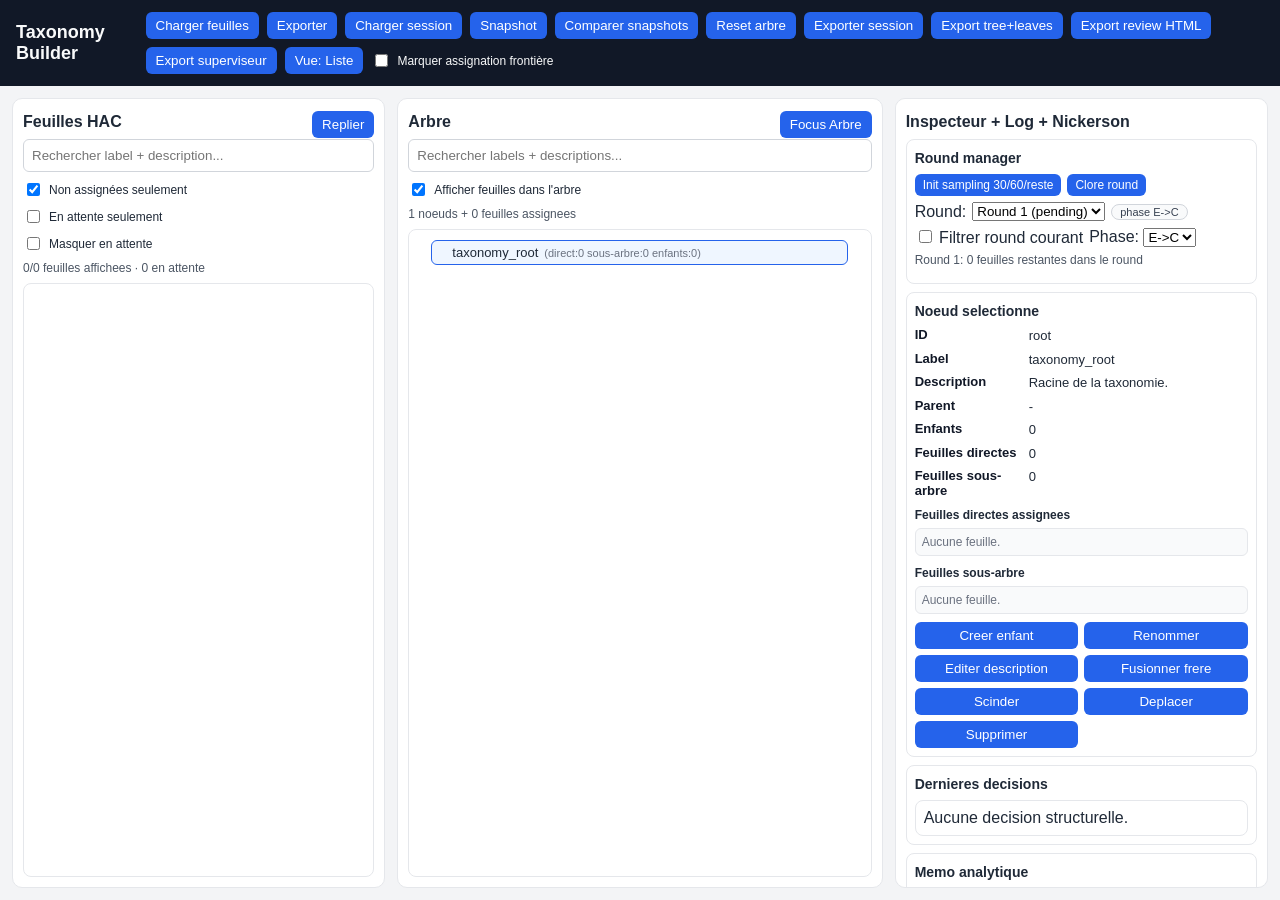
<file: tools/taxonomy_builder/index.html>
<!doctype html>
<html lang="fr">
  <head>
    <meta charset="UTF-8" />
    <meta name="viewport" content="width=device-width, initial-scale=1.0" />
    <title>Taxonomy Builder</title>
    <link rel="stylesheet" href="./style.css" />
  </head>
  <body>
    <header class="topbar">
      <h1>Taxonomy Builder</h1>
      <div class="toolbar">
        <button id="loadLeavesBtn" type="button">Charger feuilles</button>
        <button id="exportBtn" type="button">Exporter</button>
        <button id="importSessionBtn" type="button">Charger session</button>
        <button id="snapshotBtn" type="button">Snapshot</button>
        <button id="compareBtn" type="button">Comparer snapshots</button>
        <button id="resetTreeBtn" type="button">Reset arbre</button>
        <button id="exportSessionBtn" type="button">Exporter session</button>
        <button id="exportTreeWithLeavesBtn" type="button">
          Export tree+leaves
        </button>
        <button id="exportReviewHtmlBtn" type="button">Export review HTML</button>
        <button id="exportSupervisorBtn" type="button">Export superviseur</button>
        <button id="treeViewToggleBtn" type="button">Vue: Liste</button>
        <label class="checkbox-inline">
          <input id="boundaryDecisionToggle" type="checkbox" />
          Marquer assignation frontière
        </label>
      </div>
    </header>

    <main id="layoutRoot" class="layout">
      <section id="panelLeft" class="panel panel-left">
        <div class="panel-title-row">
          <h2>Feuilles HAC</h2>
          <button id="toggleLeavesPanelBtn" type="button">Replier</button>
        </div>
        <div id="leavesPanelBody">
          <div class="controls-stack">
            <input
              id="leafSearchInput"
              type="text"
              placeholder="Rechercher label + description..."
            />
            <label class="checkbox-inline">
              <input id="showUnassignedOnly" type="checkbox" checked />
              Non assignées seulement
            </label>
            <label class="checkbox-inline">
              <input id="showPendingOnly" type="checkbox" />
              En attente seulement
            </label>
            <label class="checkbox-inline">
              <input id="hidePendingLeaves" type="checkbox" />
              Masquer en attente
            </label>
          </div>
          <div id="leavesMeta" class="meta-line">0 feuilles</div>
          <div id="leavesList" class="list-container"></div>
        </div>
      </section>

      <section id="panelCenter" class="panel panel-center">
        <div class="panel-title-row">
          <h2>Arbre</h2>
          <button id="toggleCenterFocusBtn" type="button">Focus Arbre</button>
        </div>
        <div class="controls-stack">
          <input
            id="nodeSearchInput"
            type="text"
            placeholder="Rechercher labels + descriptions..."
          />
          <label class="checkbox-inline">
            <input id="showLeavesInTree" type="checkbox" />
            Afficher feuilles dans l'arbre
          </label>
        </div>
        <div id="treeMeta" class="meta-line">0 noeud</div>
        <div id="treeContainer" class="tree-container"></div>
      </section>

      <section id="panelRight" class="panel panel-right">
        <h2>Inspecteur + Log + Nickerson</h2>
        <div id="roundManagerCard" class="card"></div>

        <div id="inspector" class="card"></div>

        <div class="card">
          <h3>Dernieres decisions</h3>
          <div id="decisionLog" class="log-container"></div>
        </div>

        <div class="card">
          <h3>Memo analytique</h3>
          <textarea
            id="memoInput"
            placeholder="Memo de session / rationale (max 300 mots)"
          ></textarea>
          <div class="dialog-actions">
            <button id="saveMemoBtn" type="button">Sauver memo</button>
          </div>
        </div>

        <div id="conceptSearchCard" class="card"></div>

        <div id="iterationHistoryCard" class="card"></div>

        <div class="card">
          <h3>Nickerson</h3>
          <div id="nickersonPanel" class="nickerson-container"></div>
          <label class="checkbox-inline">
            <input id="extensibleCheckbox" type="checkbox" />
            Extensible (validation manuelle)
          </label>
        </div>

        <div id="comparePanel" class="card hidden"></div>
      </section>
    </main>

    <div id="contextMenu" class="context-menu hidden"></div>

    <dialog id="decisionDialog">
      <form id="decisionForm" method="dialog">
        <h3 id="decisionDialogTitle">Justification</h3>
        <p id="decisionDialogTarget"></p>
        <textarea
          id="decisionJustification"
          placeholder="Justification (<= 20 mots)"
          required
        ></textarea>
        <div class="dialog-actions">
          <button id="decisionCancelBtn" value="cancel" type="submit">
            Annuler
          </button>
          <button id="decisionConfirmBtn" value="confirm" type="submit">
            Confirmer
          </button>
        </div>
      </form>
    </dialog>

    <input
      id="leavesFileInput"
      type="file"
      accept=".json,application/json"
      class="hidden"
    />
    <input
      id="sessionFilesInput"
      type="file"
      accept=".json,.csv,application/json,text/csv"
      multiple
      class="hidden"
    />

    <script src="./vendor/d3.v7.min.js?v=20260525-1"></script>
    <script src="./tree_d3.js?v=20260525-1"></script>
    <script src="./sunburst_d3.js?v=20260525-1"></script>
    <script src="./treemap_d3.js?v=20260525-1"></script>
    <script src="./app.js?v=20260525-1"></script>
  </body>
</html>
</file>
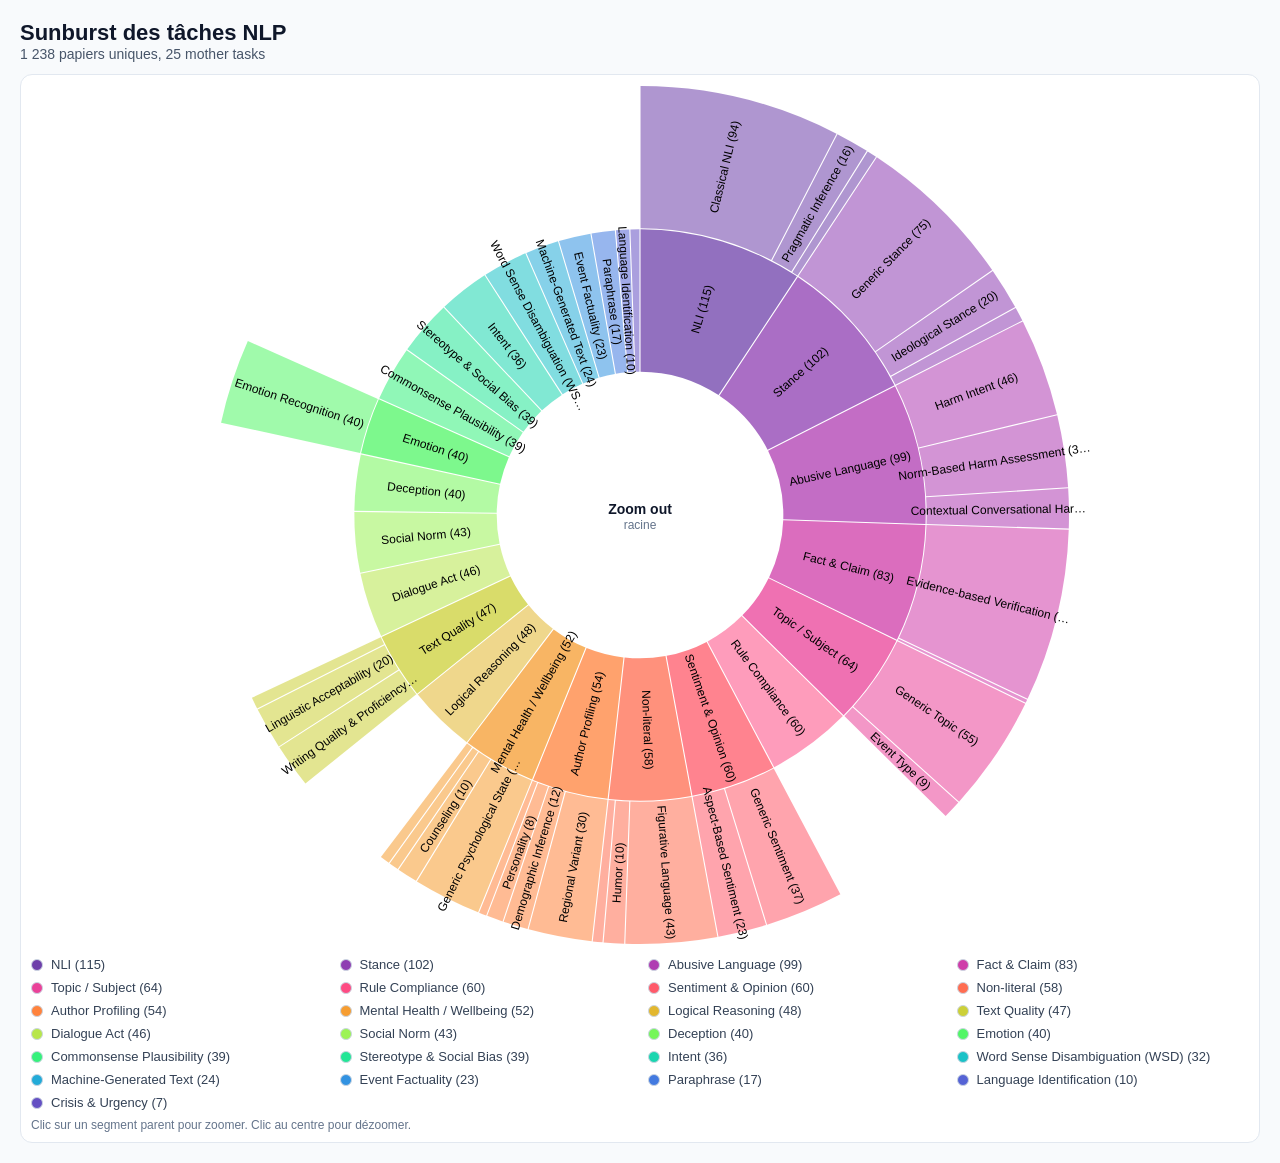
<file: tools/taxonomy_builder/task_sunburst_single_task.html>
<!doctype html>
<html lang="fr">
  <head>
    <meta charset="UTF-8" />
    <meta name="viewport" content="width=device-width, initial-scale=1.0" />
    <title>Sunburst des tâches (single_task_benchmark_paper)</title>
    <script src="./vendor/d3.v7.min.js"></script>
    <style>
      :root {
        color-scheme: light;
      }
      body {
        margin: 0;
        font-family: Inter, Arial, sans-serif;
        background: #f8fafc;
        color: #0f172a;
      }
      .layout {
        max-width: 1280px;
        margin: 0 auto;
        padding: 20px;
      }
      .header {
        display: flex;
        align-items: center;
        justify-content: space-between;
        gap: 12px;
        margin-bottom: 12px;
      }
      .header h1 {
        font-size: 22px;
        margin: 0;
      }
      .meta {
        color: #475569;
        font-size: 14px;
      }
      .panel {
        background: #ffffff;
        border: 1px solid #e2e8f0;
        border-radius: 12px;
        padding: 10px;
      }
      #chart {
        width: 100%;
        min-height: 760px;
      }
      .legend {
        margin-top: 8px;
        display: grid;
        grid-template-columns: repeat(auto-fill, minmax(240px, 1fr));
        gap: 8px 16px;
      }
      .legend-item {
        display: flex;
        align-items: center;
        gap: 8px;
        font-size: 13px;
        color: #334155;
      }
      .dot {
        width: 10px;
        height: 10px;
        border-radius: 50%;
        border: 1px solid #cbd5e1;
        flex-shrink: 0;
      }
      .hint {
        margin-top: 8px;
        color: #64748b;
        font-size: 12px;
      }
      .error {
        color: #b91c1c;
        font-weight: 600;
      }
    </style>
  </head>
  <body>
    <main class="layout">
      <section class="header">
        <div>
          <h1>Sunburst des tâches NLP</h1>
          <div class="meta" id="metaLine">Chargement...</div>
        </div>
      </section>
      <section class="panel">
        <div id="chart"></div>
        <div class="legend" id="legend"></div>
        <div class="hint">
          Clic sur un segment parent pour zoomer. Clic au centre pour dézoomer.
        </div>
      </section>
    </main>

    <script>
      (function () {
        "use strict";

        const DATA_PATH = "./task_sunburst_data.json";
        const chartEl = document.getElementById("chart");
        const legendEl = document.getElementById("legend");
        const metaEl = document.getElementById("metaLine");

        function truncate(text, max) {
          const value = String(text || "");
          return value.length <= max ? value : `${value.slice(0, max - 1)}…`;
        }

        function render(rootData) {
          chartEl.innerHTML = "";
          legendEl.innerHTML = "";

          const width = Math.max(960, chartEl.clientWidth || 0);
          const height = 860;
          const radius = Math.min(width, height) / 6;

          const root = d3
            .hierarchy(rootData)
            // Count only leaf nodes to avoid double-counting internal totals.
            .sum((d) => (d.children && d.children.length ? 0 : Number(d.value || 0)))
            .sort((a, b) => b.value - a.value);

          d3.partition().size([2 * Math.PI, root.height + 1])(root);
          root.each((d) => (d.current = d));

          const topLabels = (root.children || []).map((d) => d.data.label);
          const color = d3
            .scaleOrdinal()
            .domain(topLabels)
            .range(d3.quantize(d3.interpolateRainbow, Math.max(10, topLabels.length + 1)));

          const totalPapers = Number(rootData.paper_count || root.value || 0);
          metaEl.textContent = `${totalPapers.toLocaleString("fr-CA")} papiers uniques, ${
            topLabels.length
          } mother tasks`;

          const svg = d3
            .select(chartEl)
            .append("svg")
            .attr("viewBox", [-width / 2, -height / 2, width, height])
            .attr("width", "100%")
            .attr("height", height)
            .style("font", "12px Inter, Arial, sans-serif");

          const g = svg.append("g");

          const arc = d3
            .arc()
            .startAngle((d) => d.x0)
            .endAngle((d) => d.x1)
            .padAngle((d) => Math.min((d.x1 - d.x0) / 2, 0.005))
            .padRadius(radius * 1.5)
            .innerRadius((d) => d.y0 * radius)
            .outerRadius((d) => Math.max(d.y0 * radius, d.y1 * radius - 1));

          const path = g
            .append("g")
            .selectAll("path")
            .data(root.descendants().slice(1))
            .join("path")
            .attr("fill", (d) => {
              if (d.data.is_direct) {
                return "#94a3b8";
              }
              let node = d;
              while (node.depth > 1) node = node.parent;
              return color(node.data.label);
            })
            .attr("fill-opacity", (d) => (arcVisible(d.current) ? (d.children ? 0.75 : 0.55) : 0))
            .attr("pointer-events", (d) => (arcVisible(d.current) ? "auto" : "none"))
            .attr("d", (d) => arc(d.current));

          path.filter((d) => d.children).style("cursor", "pointer").on("click", clicked);

          path
            .append("title")
            .text(
              (d) =>
                `${d.data.label}\nPapiers: ${Math.round(d.value || 0)}${
                  d.data.is_direct ? "\n(assignations directes)" : ""
                }`,
            );

          const label = g
            .append("g")
            .attr("pointer-events", "none")
            .attr("text-anchor", "middle")
            .style("user-select", "none")
            .selectAll("text")
            .data(root.descendants().slice(1))
            .join("text")
            .attr("dy", "0.35em")
            .attr("fill-opacity", (d) => +labelVisible(d.current))
            .attr("transform", (d) => labelTransform(d.current))
            .text((d) => truncate(`${d.data.label} (${Math.round(d.value || 0)})`, 30));

          const parent = g
            .append("circle")
            .datum(root)
            .attr("r", radius)
            .attr("fill", "none")
            .attr("pointer-events", "all")
            .style("cursor", "pointer")
            .on("click", clicked);

          g
            .append("text")
            .attr("text-anchor", "middle")
            .attr("dy", "-0.1em")
            .style("font-size", "14px")
            .style("font-weight", "600")
            .style("fill", "#0f172a")
            .text("Zoom out");

          g
            .append("text")
            .attr("text-anchor", "middle")
            .attr("dy", "1.2em")
            .style("font-size", "12px")
            .style("fill", "#64748b")
            .text("racine");

          function arcVisible(d) {
            return d.y1 <= 3 && d.y0 >= 1 && d.x1 > d.x0;
          }

          function labelVisible(d) {
            return d.y1 <= 3 && d.y0 >= 1 && (d.x1 - d.x0) * (d.y1 - d.y0) > 0.04;
          }

          function labelTransform(d) {
            const x = ((d.x0 + d.x1) / 2) * (180 / Math.PI);
            const y = ((d.y0 + d.y1) / 2) * radius;
            return `rotate(${x - 90}) translate(${y},0) rotate(${x < 180 ? 0 : 180})`;
          }

          function clicked(_, p) {
            parent.datum(p.parent || root);
            root.each((d) => {
              d.target = {
                x0: Math.max(0, Math.min(1, (d.x0 - p.x0) / (p.x1 - p.x0))) * 2 * Math.PI,
                x1: Math.max(0, Math.min(1, (d.x1 - p.x0) / (p.x1 - p.x0))) * 2 * Math.PI,
                y0: Math.max(0, d.y0 - p.depth),
                y1: Math.max(0, d.y1 - p.depth),
              };
            });

            const t = g.transition().duration(650);
            path
              .transition(t)
              .tween("data", (d) => {
                const i = d3.interpolate(d.current, d.target);
                return (tt) => {
                  d.current = i(tt);
                };
              })
              .filter(function (d) {
                return +this.getAttribute("fill-opacity") || arcVisible(d.target);
              })
              .attr("fill-opacity", (d) => (arcVisible(d.target) ? (d.children ? 0.75 : 0.55) : 0))
              .attr("pointer-events", (d) => (arcVisible(d.target) ? "auto" : "none"))
              .attrTween("d", (d) => () => arc(d.current));

            label
              .filter(function (d) {
                return +this.getAttribute("fill-opacity") || labelVisible(d.target);
              })
              .transition(t)
              .attr("fill-opacity", (d) => +labelVisible(d.target))
              .attrTween("transform", (d) => () => labelTransform(d.current));
          }

          for (const node of rootData.children || []) {
            const item = document.createElement("div");
            item.className = "legend-item";
            const paperCount = Number(node.paper_count || node.value || 0);
            item.innerHTML = `<span class="dot" style="background:${color(
              node.label,
            )}"></span><span>${node.label} (${paperCount.toLocaleString("fr-CA")})</span>`;
            legendEl.appendChild(item);
          }
        }

        async function bootstrap() {
          try {
            const response = await fetch(DATA_PATH);
            if (!response.ok) {
              throw new Error(`Impossible de charger ${DATA_PATH} (HTTP ${response.status})`);
            }
            const data = await response.json();
            render(data);
          } catch (error) {
            metaEl.textContent = "Erreur de chargement";
            chartEl.innerHTML = `<div class="error">${error.message}</div>`;
          }
        }

        bootstrap();
      })();
    </script>
  </body>
</html>
</file>
<file: tools/taxonomy_builder/style.css>
* {
  box-sizing: border-box;
}

html,
body {
  height: 100%;
}

body {
  margin: 0;
  font-family: Arial, sans-serif;
  color: #1f2937;
  background: #f3f4f6;
  height: 100vh;
  display: flex;
  flex-direction: column;
  overflow: hidden;
}

.topbar {
  position: sticky;
  top: 0;
  z-index: 10;
  background: #111827;
  color: #f9fafb;
  padding: 12px 16px;
  display: flex;
  align-items: center;
  justify-content: space-between;
  gap: 12px;
}

.topbar h1 {
  margin: 0;
  font-size: 18px;
}

.toolbar {
  display: flex;
  flex-wrap: wrap;
  gap: 8px;
  align-items: center;
}

button {
  background: #2563eb;
  color: #fff;
  border: 0;
  border-radius: 6px;
  padding: 6px 10px;
  cursor: pointer;
}

button:hover {
  background: #1d4ed8;
}

.layout {
  display: grid;
  grid-template-columns: 1fr 1.3fr 1fr;
  gap: 12px;
  padding: 12px;
  flex: 1;
  min-height: 0;
  overflow: hidden;
}

.layout.focus-center {
  grid-template-columns: 1fr;
}

.layout.focus-center .panel-left,
.layout.focus-center .panel-right {
  display: none;
}

.layout.focus-center .panel-center {
  grid-column: 1 / -1;
  width: 100%;
}

.panel {
  background: #fff;
  border-radius: 10px;
  padding: 10px;
  display: flex;
  flex-direction: column;
  min-height: 0;
  border: 1px solid #e5e7eb;
  height: 100%;
  overflow: hidden;
}

.panel-right {
  overflow-y: auto;
  overflow-x: hidden;
}

.panel-right .card {
  flex: 0 0 auto;
}

.panel h2 {
  margin: 4px 0 8px 0;
  font-size: 16px;
}

.panel-title-row {
  display: flex;
  align-items: center;
  justify-content: space-between;
  gap: 8px;
}

.controls-stack {
  display: flex;
  flex-direction: column;
  gap: 8px;
  margin-bottom: 8px;
}

input[type="text"],
textarea {
  width: 100%;
  border: 1px solid #d1d5db;
  border-radius: 6px;
  padding: 8px;
}

.meta-line {
  font-size: 12px;
  color: #4b5563;
  margin-bottom: 8px;
}

.list-container,
.tree-container,
.log-container {
  overflow: auto;
  border: 1px solid #e5e7eb;
  border-radius: 8px;
  padding: 8px;
  min-height: 0;
}

.small-btn {
  padding: 4px 8px;
  font-size: 12px;
}

.inline-row {
  display: flex;
  align-items: center;
  gap: 6px;
  flex-wrap: wrap;
}

.meta-chip {
  display: inline-block;
  border-radius: 999px;
  border: 1px solid #d1d5db;
  padding: 1px 8px;
  font-size: 11px;
  color: #374151;
  background: #f9fafb;
}

.candidate-list {
  max-height: 220px;
  overflow: auto;
  border: 1px solid #e5e7eb;
  border-radius: 8px;
  padding: 6px;
  background: #f9fafb;
}

.candidate-item {
  padding: 6px 4px;
  border-bottom: 1px solid #e5e7eb;
}

.candidate-item:last-child {
  border-bottom: 0;
}

.candidate-item-title {
  font-size: 12px;
  font-weight: 700;
  margin-bottom: 4px;
}

.candidate-item-desc {
  font-size: 12px;
  color: #4b5563;
  margin-bottom: 6px;
  white-space: normal;
  overflow-wrap: anywhere;
}

.history-table {
  width: 100%;
  border-collapse: collapse;
  font-size: 12px;
}

.history-table th,
.history-table td {
  border-bottom: 1px solid #e5e7eb;
  padding: 4px 3px;
  text-align: left;
}

.history-table th {
  color: #4b5563;
  font-weight: 600;
}

.list-container,
.tree-container {
  flex: 1;
  min-height: 0;
  overscroll-behavior: contain;
  scrollbar-gutter: stable;
}

#leavesPanelBody {
  display: flex;
  flex-direction: column;
  min-height: 0;
  flex: 1;
  overflow: hidden;
}

.panel-left .list-container,
.panel-center .tree-container {
  overflow-y: auto;
  overflow-x: auto;
  max-height: 100%;
}

.tree-container svg {
  display: block;
  width: 100%;
  height: 100%;
  max-width: 100%;
  max-height: 100%;
  margin: 0 auto;
}

.leaf-item {
  border: 1px solid #d1d5db;
  border-radius: 8px;
  padding: 8px;
  margin-bottom: 8px;
  background: #f9fafb;
  cursor: grab;
}

.leaf-item.dragging,
.tree-node-content.dragging {
  opacity: 0.5;
}

.leaf-item h4 {
  margin: 0 0 6px 0;
  font-size: 13px;
}

.leaf-item .leaf-description {
  font-size: 12px;
  color: #374151;
  margin: 4px 0 8px 0;
}

.leaf-assigned-node {
  font-size: 12px;
  color: #374151;
  margin: 4px 0 6px 0;
}

.leaf-meta {
  display: flex;
  justify-content: space-between;
  font-size: 12px;
  color: #4b5563;
}

.leaf-actions {
  margin-top: 6px;
  display: flex;
  justify-content: flex-end;
  gap: 6px;
}

.leaf-actions button {
  padding: 4px 8px;
  font-size: 11px;
}

.badge-pending {
  background: #fff7ed;
  color: #b45309;
}

.badge {
  background: #e5edff;
  color: #1e40af;
  border-radius: 999px;
  font-size: 11px;
  padding: 2px 8px;
}

.tree-root-list,
.tree-children {
  list-style: none;
  margin: 0;
  padding-left: 14px;
}

.tree-node {
  margin: 2px 0;
}

.tree-node-content {
  display: flex;
  align-items: center;
  gap: 6px;
  padding: 4px 6px;
  border-radius: 6px;
  border: 1px solid transparent;
}

.tree-node-content.selected {
  border-color: #2563eb;
  background: #eff6ff;
}

.tree-node-content.drop-target {
  border-color: #059669;
  background: #ecfdf5;
}

.d3-link {
  fill: none;
  stroke: #9ca3af;
  stroke-width: 1.6px;
}

.d3-node .d3-node-card {
  fill: #ffffff;
  stroke: #d1d5db;
  stroke-width: 1.2px;
}

.d3-node.leaf-assignment .d3-node-card {
  fill: #f8fafc;
  stroke: #94a3b8;
  stroke-dasharray: 4 3;
}

.d3-node.selected .d3-node-card {
  fill: #eff6ff;
  stroke: #2563eb;
  stroke-width: 1.6px;
}

.d3-node.drop-target .d3-node-card {
  fill: #ecfdf5;
  stroke: #059669;
}

.d3-node .d3-node-label {
  font-size: 12px;
  fill: #111827;
  pointer-events: none;
}

.d3-node .d3-node-meta {
  font-size: 10px;
  fill: #6b7280;
  pointer-events: none;
}

.d3-node-move-handle {
  fill: #1d4ed8;
  stroke: #ffffff;
  stroke-width: 1px;
  cursor: grab;
}

.tree-node-label {
  font-size: 13px;
}

.tree-node-meta {
  font-size: 11px;
  color: #6b7280;
}

.tree-leaf-node-content {
  margin-left: 20px;
  padding: 4px 6px;
  border: 1px dashed #cbd5e1;
  border-radius: 6px;
  background: #f8fafc;
  font-size: 12px;
  cursor: grab;
}

.tree-leaf-label {
  font-weight: 600;
  display: block;
}

.tree-leaf-desc {
  color: #4b5563;
  white-space: normal;
  overflow-wrap: anywhere;
}

.tree-toggle {
  border: 0;
  background: transparent;
  color: #111827;
  font-size: 12px;
  padding: 0 4px;
}

.card {
  border: 1px solid #e5e7eb;
  border-radius: 8px;
  padding: 8px;
  margin-bottom: 8px;
  background: #fff;
}

.card h3 {
  margin: 2px 0 8px 0;
  font-size: 14px;
}

.inspector-grid {
  display: grid;
  grid-template-columns: 108px minmax(0, 1fr);
  gap: 6px;
  font-size: 13px;
}

.inspector-grid b {
  align-self: start;
  color: #111827;
}

.inspector-grid span {
  min-width: 0;
  white-space: normal;
  overflow-wrap: anywhere;
  line-height: 1.35;
}

.inspector-actions {
  margin-top: 8px;
  display: grid;
  grid-template-columns: 1fr 1fr;
  gap: 6px;
}

.inspector-assigned-block {
  margin-top: 10px;
}

.inspector-assigned-block h4 {
  margin: 0 0 6px 0;
  font-size: 12px;
}

.inspector-leaf-list {
  max-height: 160px;
  overflow: auto;
  border: 1px solid #e5e7eb;
  border-radius: 6px;
  background: #f9fafb;
  padding: 6px;
}

.inspector-leaf-row {
  display: grid;
  grid-template-columns: 80px 1fr;
  gap: 8px;
  font-size: 12px;
  padding: 4px 2px;
  border-bottom: 1px solid #eef2f7;
}

.inspector-leaf-row:last-child {
  border-bottom: 0;
}

.inspector-leaf-row b,
.inspector-leaf-row span {
  min-width: 0;
  white-space: normal;
  overflow-wrap: anywhere;
  line-height: 1.35;
}

.small-muted {
  font-size: 12px;
  color: #6b7280;
}

.log-entry {
  border-bottom: 1px solid #f1f5f9;
  padding: 4px 0;
  font-size: 12px;
}

.nickerson-item {
  border: 1px solid #e5e7eb;
  border-radius: 6px;
  padding: 6px;
  margin-bottom: 6px;
  font-size: 12px;
}

.status-green {
  background: #ecfdf5;
  border-color: #10b981;
}

.status-orange {
  background: #fffbeb;
  border-color: #f59e0b;
}

.status-red {
  background: #fef2f2;
  border-color: #ef4444;
}

.context-menu {
  position: fixed;
  min-width: 220px;
  background: #fff;
  border: 1px solid #d1d5db;
  border-radius: 6px;
  box-shadow: 0 4px 14px rgba(0, 0, 0, 0.16);
  padding: 4px;
  z-index: 30;
}

.context-menu button {
  display: block;
  width: 100%;
  border: 0;
  border-radius: 4px;
  background: transparent;
  color: #111827;
  text-align: left;
  padding: 7px 8px;
}

.context-menu button:hover {
  background: #eff6ff;
}

dialog {
  border: 1px solid #d1d5db;
  border-radius: 10px;
  padding: 12px;
  width: min(520px, 90vw);
}

dialog::backdrop {
  background: rgba(0, 0, 0, 0.3);
}

.dialog-actions {
  margin-top: 10px;
  display: flex;
  justify-content: flex-end;
  gap: 8px;
}

.checkbox-inline {
  display: flex;
  gap: 6px;
  align-items: center;
  font-size: 12px;
}

.hidden {
  display: none !important;
}

@media (max-width: 1200px) {
  .layout {
    grid-template-columns: 1fr;
    flex: initial;
    min-height: auto;
  }

  .panel {
    min-height: 360px;
  }
}
</file>
